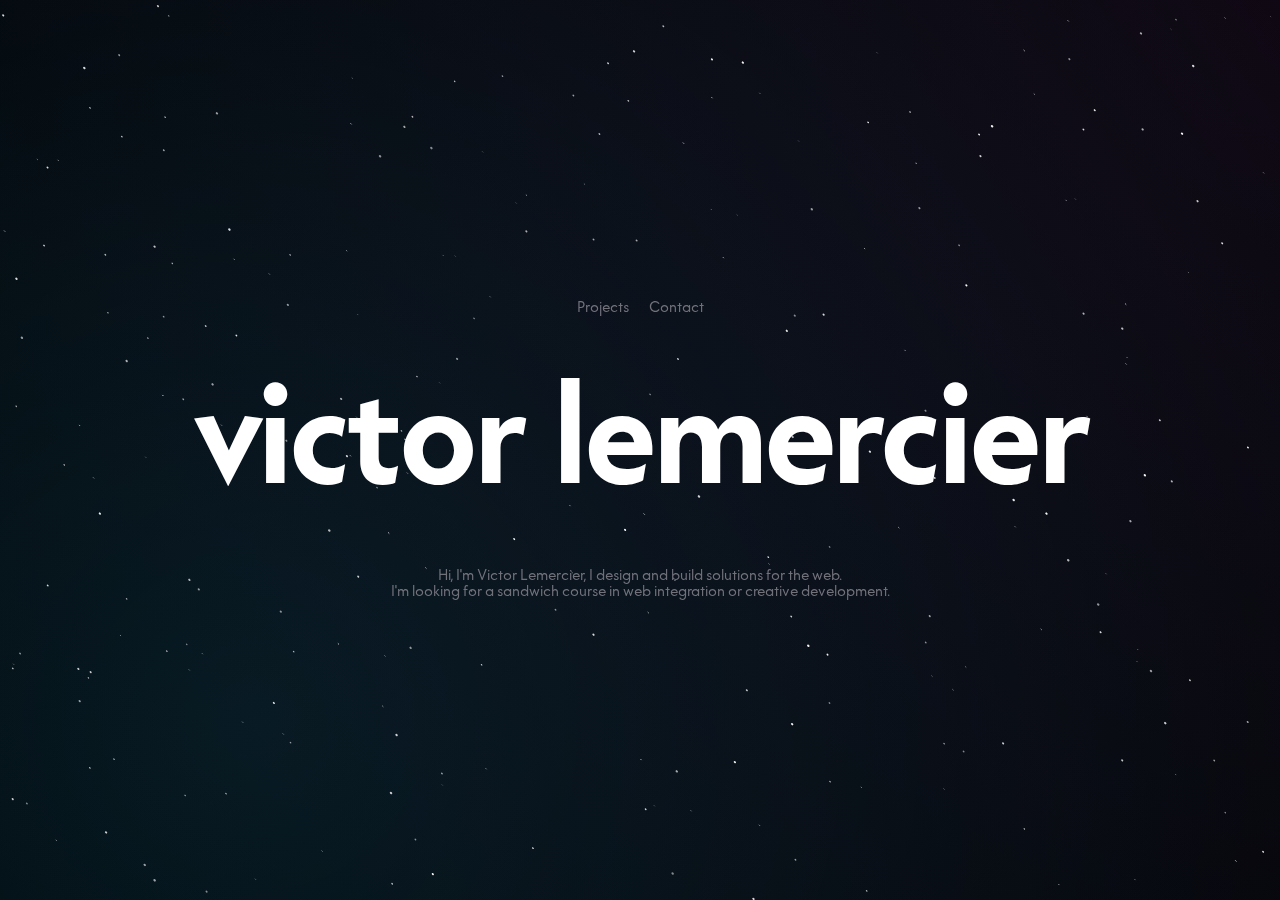
<file: index.html>
<!DOCTYPE html>
<html lang="en">

<head>
    <meta charset="UTF-8">
    <meta name="viewport" content="width=device-width, initial-scale=1.0">
    <title>Victor Lemercier</title>
    <link rel="icon" type="image/x-icon" href="/images/favicon.png">
    <link rel="stylesheet" href="css/normalize.css">
    <link rel="stylesheet" href="css/responsive-grid.css">
    <link rel="stylesheet" href="css/main.css">
</head>

<body>
    <main>
        <canvas>
        </canvas>
        <section class="accueil">
            <nav>
                <ul class="row">
                    <li><a href="projects.html">Projects</a></li>
                    <li><a href="contact.html">Contact</a></li>
                </ul>
            </nav>
            <h1>victor lemercier</h1>
            <p>Hi, I'm Victor Lemercier, I design and build solutions for the web. <br>
                I'm looking for a sandwich course in web integration or creative development.</p>
        </section>
    </main>
    <footer>
    </footer>
    <script src="./scripts/script.js"> </script>
</body>

</html>
</file>
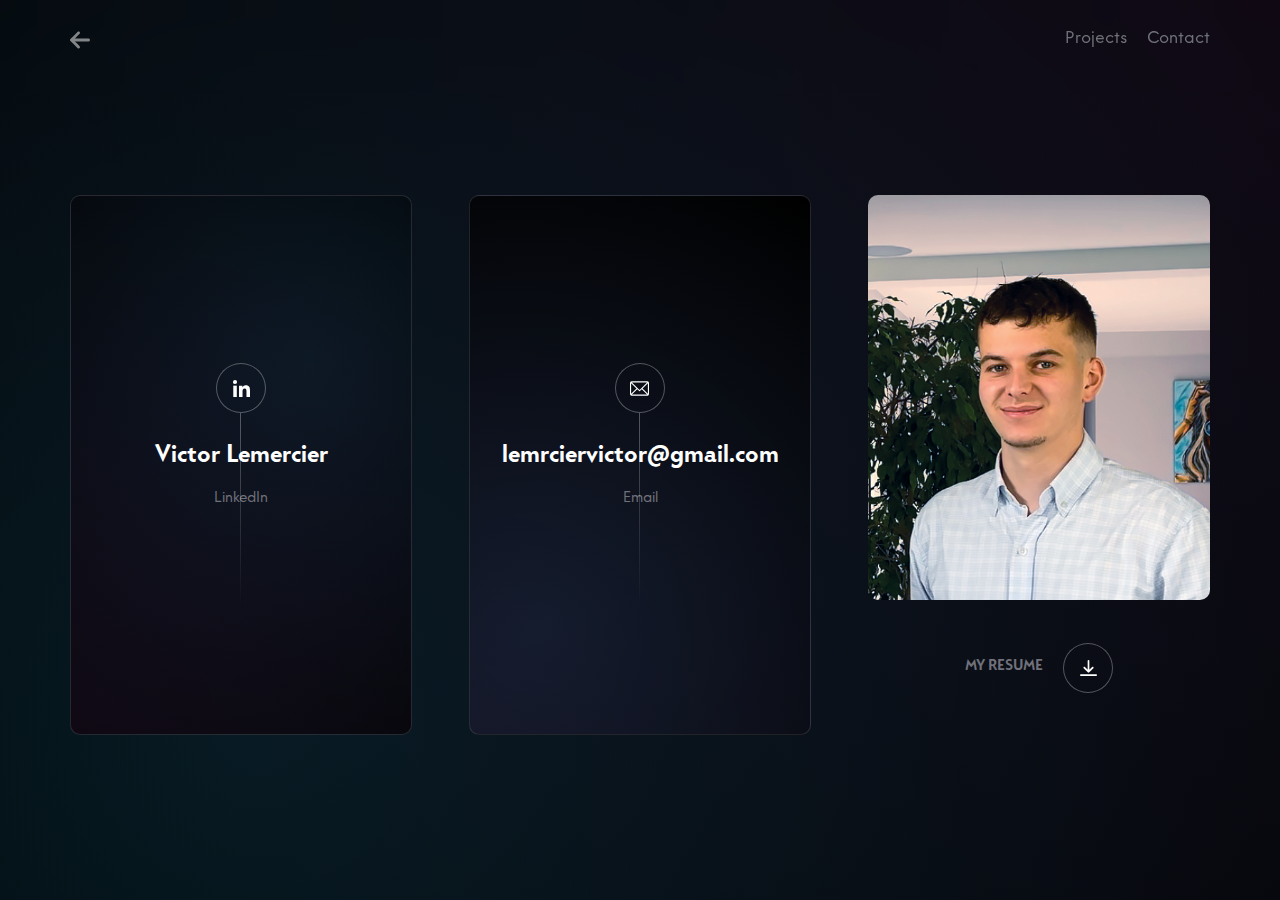
<file: contact.html>
<!DOCTYPE html>
<html lang="en">

<head>
    <meta charset="UTF-8">
    <meta name="viewport" content="width=device-width, initial-scale=1.0">
    <title>Victor Lemercier</title>
    <link rel="icon" type="image/x-icon" href="/images/favicon.png">
    <link rel="stylesheet" href="css/normalize.css">
    <link rel="stylesheet" href="css/responsive-grid.css">
    <link rel="stylesheet" href="css/main.css">
</head>

<body>
        <header>
            <div class="container row between" style="padding:0px;">
                <a href="index.html"><img src="./images/arrow.svg" alt="#"></a>
                <div class="row">
                    <nav>
                        <ul class="row">
                            <li><a href="projects.html">Projects</a></li>
                            <li><a href="contact.html">Contact</a></li>
                        </ul>
                    </nav>
                </div>
            </div>
        </header>
        <main>
            <div class="contact">
                <div class="row between container" style="padding:0px;">
                    <a href="https://www.linkedin.com/in/victor-lemercier/" target="_blank">
                        <div class="contact-linkedin" id="linkedin">
                            <div class="img-container" id="linkedin-image"></div>
                            <h2>Victor Lemercier</h2>
                            <p>LinkedIn</p>
                        </div>
                    </a>
                    <a href="mailto:lemrciervictor@gmail.com?subject=Prise de contact" target="_blank">
                        <div class="contact-email" id="email">
                            <div class="img-container" id="email-image"></div>
                            <h2>lemrciervictor@gmail.com</h2>
                            <p>Email</p>
                        </div>
                    </a>
                    <div class="contact-cv">
                        <div class="photoprofil"></div>
                        <div class="cv-content">
                            <a href="./images/CV2023VLPRO.pdf" id="cv" target="_blank">
                                <div class="cv row">
                                    <div class="img-cv-container" id="cv-image"></div>
                                    <p id="cv-p">my resume</p>
                                </div>
                            </a>
                        </div>
                    </div>
                </div>
            </div>
        </main>
    <script src="./scripts/contact.js"> </script>
</body>

</html>
</file>
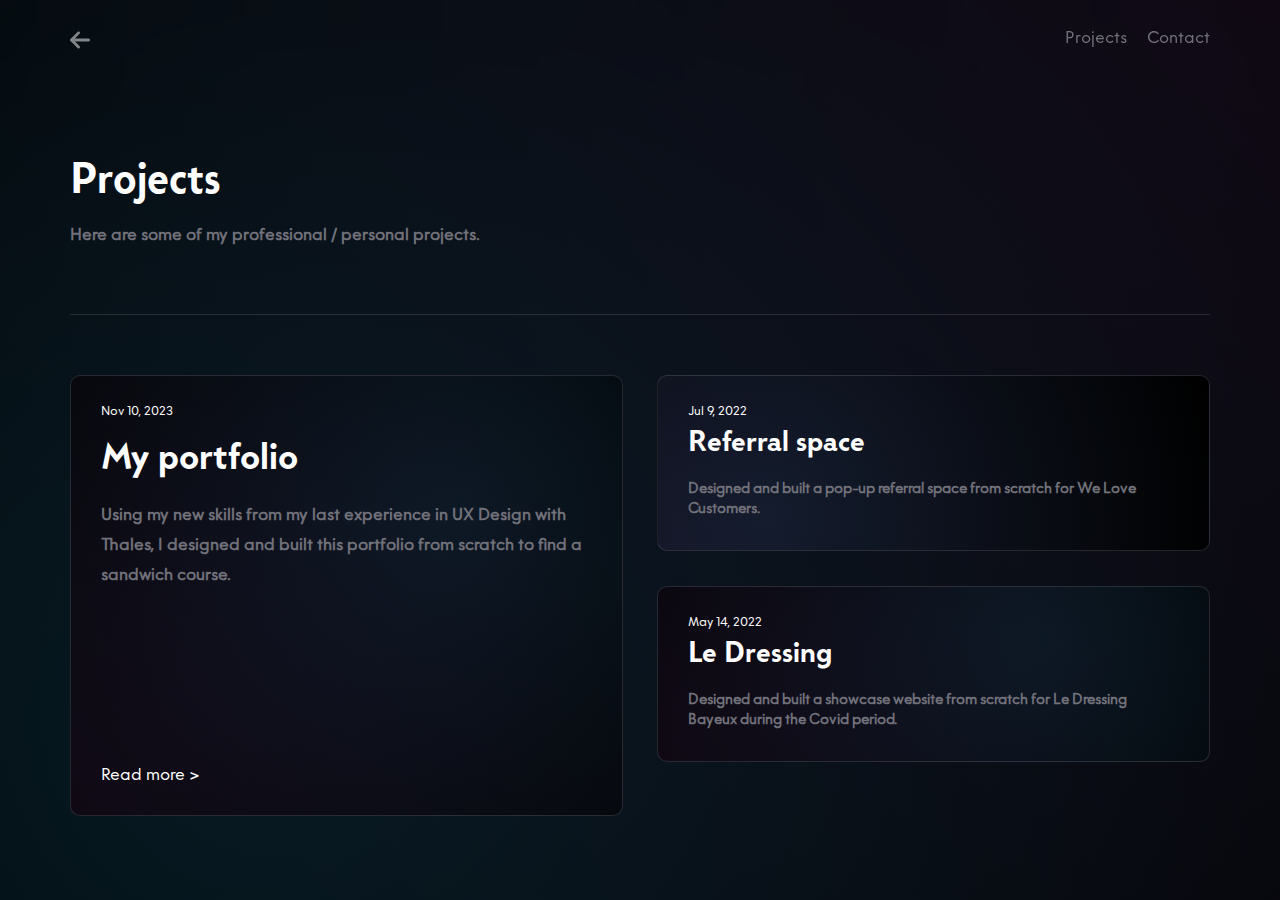
<file: projects.html>
<!DOCTYPE html>
<html lang="en">

<head>
    <meta charset="UTF-8">
    <meta name="viewport" content="width=device-width, initial-scale=1.0">
    <title>Victor Lemercier</title>
    <link rel="icon" type="image/x-icon" href="/images/favicon.png">
    <link rel="stylesheet" href="css/normalize.css">
    <link rel="stylesheet" href="css/responsive-grid.css">
    <link rel="stylesheet" href="css/main.css">
</head>

<body>
    <header id="nav">
        <div class="container row between" style="padding:0px;">
            <a href="index.html"><img src="./images/arrow.svg" alt="#"></a>
            <div class="row">
                <nav>
                    <ul class="row">
                        <li><a href="projects.html">Projects</a></li>
                        <li><a href="contact.html">Contact</a></li>
                    </ul>
                </nav>
            </div>
        </div>
    </header>
    <main>
        <div class="p-30">
            <div class="titleproject container">
                <h1>Projects</h1>
                <h6>Here are some of my professional / personal projects. </h6>
            </div>
            <div class="project">
                <div class="row between container" style="height: 100%;padding:0px;">
                    <div class="left-content-project">
                        <a href="./projets/portfolio.html">
                            <div class="left-big-project contact-linkedin" id="portfolioproject">
                                <div class="topbar-project row between">
                                    <p>Nov 10, 2023</p>
                                    <!-- <div class="row nbrvue">
                                        <img src="./images/oeil.svg" alt="vues">
                                        <p id="count">0</p>
                                    </div> -->
                                </div>
                                <h2>My portfolio</h2>
                                <h6 id="portfolioprojecth6">Using my new skills from my last experience in UX Design
                                    with Thales, I
                                    designed and built this portfolio from scratch to find a sandwich course.
                                </h6>
                                <div class="readmore">
                                    <p>Read more ></p>
                                </div>
                            </div>
                        </a>
                    </div>
                    <div class="right-little-projects">
                        <a href="/projets/referralspace.html">
                            <div class="top-little-project contact-email" id="sponsorproject">
                                <div class="topbar-project row between" style="margin-bottom:8px;">
                                    <p>Jul 9, 2022</p>
                                    <!-- <div class="row nbrvue">
                                        <img src="./images/oeil.svg" alt="vues">
                                        <p>0</p>
                                    </div> -->
                                </div>
                                <h2>Referral space</h2>
                                <h6 id="sponsorprojecth6">Designed and built a pop-up referral space from scratch for We
                                    Love
                                    Customers. </h6>
                            </div>
                        </a>
                        <a href="/projets/dressing.html">
                            <div class="bottom-little-project contact-linkedin" id="dressingproject">
                                <div class="topbar-project row between" style="margin-bottom:8px;">
                                    <p>May 14, 2022</p>
                                    <!-- <div class="row nbrvue">
                                        <img src="./images/oeil.svg" alt="vues">
                                        <p>0</p>
                                    </div> -->
                                </div>
                                <h2>Le Dressing</h2>
                                <h6 id="dressingprojecth6">Designed and built a showcase website from scratch for Le
                                    Dressing
                                    Bayeux during the Covid period. </h6>
                            </div>
                        </a>
                    </div>
                </div>
            </div>
        </div>
    </main>
    <footer>
    </footer>
    <script src="./scripts/project.js"> </script>
    <script src="./scripts/visiteportfolio.js"></script>
</body>

</html>
</file>
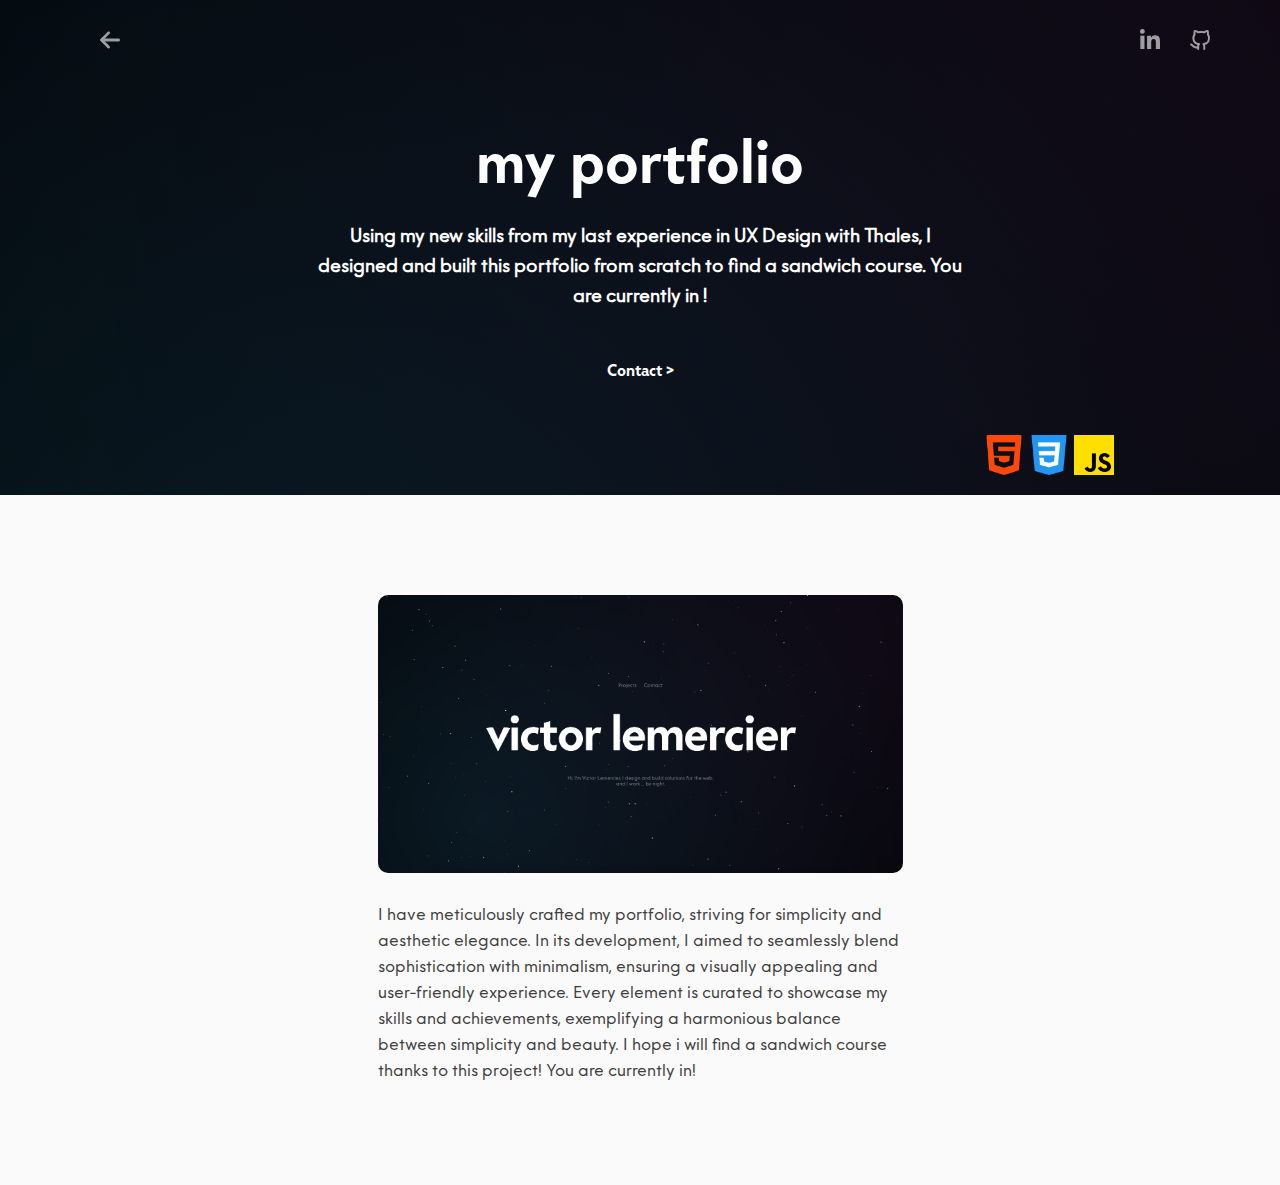
<file: projets/portfolio.html>
<!DOCTYPE html>
<html lang="en">

<head>
    <meta charset="UTF-8">
    <meta name="viewport" content="width=device-width, initial-scale=1.0">
    <title>Victor Lemercier</title>
    <link rel="icon" type="image/x-icon" href="/images/favicon.png">
    <link rel="stylesheet" href="../css/normalize.css">
    <link rel="stylesheet" href="../css/responsive-grid.css">
    <link rel="stylesheet" href="../css/main.css">
</head>

<body id="body">
        <div class="headerbar row between container">
            <a href="../projects.html"><img src="../images/arrow.svg" alt="accueil"></a>
            <div class="left-headerbar row">
                <!-- <div class="row">
                    <img src="../images/oeil.svg" alt="Vues">
                    <p style="margin-top:1px; margin-left:5px;" id="count">0</p>
                </div> -->
                <a href="https://www.linkedin.com/in/victor-lemercier/" target="_blank" style="margin-top:-1px;"><img
                        src="../images/Linkedin.svg" alt="LinkedIn"></a>
                <a href="https://github.com/Vlemrc/Portfolio" target="_blank"><img src="../images/github.svg" alt="Github"></a>
            </div>
        </div>
        <section class="header-project">
            <div class="container">
                <div class="project-header-content">
                    <h1>my portfolio</h1>
                    <h6>Using my new skills from my last experience in UX Design with Thales, I
                        designed and built this portfolio from scratch to find a sandwich course. You are
                        currently in !</h6>
                    <div class="header-project-btn row">
                        <a href="../contact.html" id="github">Contact ></a>
                        <!-- <a href="https://github.com/Vlemrc/Portfolio" target="_blank">GitHub ></a> -->
                    </div>
                </div>
                <div class="skills-use row">
                    <img src="../images/html-5.png" alt="html">
                    <img src="../images/css-3.png" alt="css">
                    <img src="../images/js.png" alt="js">
                </div>
            </div>
        </section>
        <section class="content-project">
            <div class="container">
                <a href="../index.html"><img src="../images/AccueilPortfolio.png" alt="Page d'accueil portfolio"></a>
                <p>I have meticulously crafted my portfolio, striving for simplicity and aesthetic elegance. In its development,
                I aimed to seamlessly blend sophistication with minimalism, ensuring a visually appealing and user-friendly experience.
                Every element is curated to showcase my skills and achievements, exemplifying a harmonious balance between
                simplicity and beauty. I hope i will find a sandwich course thanks to this project! You are currently in!</p>
            </div>
        </section>
    <script src="../scripts/portfolio.js"> </script>
    <script src="../scripts/visiteportfolio.js"></script>
</body>

</html>
</file>
<file: css/responsive-grid.css>
/* ---------
RESPONSIVE GRID
--------- */


/* === CONTAINERS === */

/* small - mobile */
.container {
    width: 100%;
    margin-right: auto;
    margin-left: auto;
    padding-right: 15px;
    padding-left: 15px;
  }
  
  /* medium - 768px - tablette */
  @media (min-width: 768px) {
    .container {
      max-width: 720px;
    }
  }
  
  /* xl - 1200px - widescreen */
  @media (min-width: 1200px) {
    .container {
      max-width: 1140px;
    }
  }

  /* conteneur liquide */
  .container-fluid {
    width: 100%;
    padding-right: 15px;
    padding-left: 15px;
    margin-right: auto;
    margin-left: auto;
  }

  /* === FLEX === */

  .row {
      display: flex ; 
      flex-wrap: wrap;
  }

  /* espaces colonnes */

  .around {
      justify-content: space-around;
  }

  .between {
      justify-content: space-between;
  }

  .evenly {
      justify-content: space-evenly;
  }

  .ai-center {
    align-items : center;
  }

  /* === COLONNES SMALL (2) === */

  .col-sm-1 {
    flex-basis: 41.866667%;
    width: 41.8666667%;
  }

  .col-sm-2 {
    flex-basis: 100%;
    width: 100%;
  }

  /* === COLONNES MEDIUM (12) === */

  @media (min-width:768px) {

  .col-md-1 {
    flex-basis: 4.166667%;
    width: 4.166667%;
  }

  .col-md-2 {
    flex-basis: 12.5%;
    max-width: 12.5%;
  }

  .col-md-3 {
    flex-basis: 20.833333%;
    width: 20.833333%;
  }

  .col-md-4 {
    flex-basis: 29.166667%;
    width: 29.166667%;
  }

  .col-md-5 {
    flex-basis: 37.5%;
    width: 37.5%;
  }

  .col-md-6 {
    flex-basis: 45.833333%;
    width: 45.833333%;
  }

  .col-md-7 {
    flex-basis: 54.166667%;
    width: 54.166667%;
  }

  .col-md-8 {
    flex-basis: 62.5%;
    max-width: 62.5%;
  }

  .col-md-9 {
    flex-basis: 70.833333%;
    width: 70.833333%;
  }

  .col-md-10 {
    flex-basis: 79.166667%;
    width: 79.166667%;
  }

  .col-md-11 {
    flex-basis: 87.5%;
    max-width: 87.5%;
  }

  .col-md-12 {
    flex-basis: 95.833333%;
    width: 95.833333%;
  }

}

/* === COLONNES XTRA-LARGE (12) === */

@media (min-width:1200px) {

  .col-xl-1 {
    flex-basis: 5.701754%;
    max-width: 5.701754%;
  }

  .col-xl-2 {
    flex-basis: 14.035088%;
    max-width: 14.035088%;
  }

  .col-xl-3 {
    flex-basis: 22.368421%;
    max-width: 22.368421%;
  }

  .col-xl-4 {
    flex-basis: 30.701754%;
    max-width: 30.701754%;
  }

  .col-xl-5 {
    flex-basis: 39.035088%;
    max-width: 39.035088%;
  }

  .col-xl-6 {
    flex-basis: 47.368421%;
    max-width: 47.368421%;
  }

  .col-xl-7 {
    flex-basis: 55.701754%;
    max-width: 55.701754%;
  }

  .col-xl-8 {
    flex-basis: 64.035088%;
    max-width: 64.035088%;
  }

  .col-xl-9 {
    flex-basis: 72.368421%;
    max-width: 72.368421%;
  }

  .col-xl-10 {
    flex-basis: 80.701754%;
    max-width: 80.701754%;
  }

  .col-xl-11 {
    flex-basis: 89.035088%;
    max-width: 89.035088%;
  }

  .col-xl-12 {
    flex-basis: 97.368421%;
    max-width: 97.368421%;
  }

}

/* === === */
</file>
<file: css/main.css>
/*  === ABSTRACTS === */

/* boites */
*,
*::before,
*::after {
    box-sizing: border-box;
}

/* clearfix */
.clearfix::after {
    content:'';
    clear: both;
    display: table;
}

/* images flexibles */
img {
    display:block;
    width:100%;
    height:auto;
    
}

* {
    font-family: 'Digital Sans';
    color: rgb(113, 113, 122);
}

a {
    text-decoration: none !important;
}

/* ======================================= */

/*  === VARIABLES === */

/*  === GRILLE === */

h1,h2,h3,h4,h5,h6,p {
    margin:0px;
}

/*  === TEXTES & POLICES === */

@font-face {
    font-family: 'Mack';
    src: url('../fonts/Mack-SemiBold.otf') format('opentype');
    font-weight: 600;
    font-style: normal;
}

@font-face {
    font-family: 'Digital Sans';
    src: url('../fonts/DigitalSans-Regular.otf') format('opentype');
    font-weight: 400;
    font-style: normal;
}

/*  === NAVIGATIONS === */

/*  === COMPOSANTS (formulaires, produits) === */

/*  === DIVERS === */

/* === Animation bg projets === */

@keyframes hovercontactemail {
    0% {
        background-image: radial-gradient(circle at bottom left, rgba(121, 68, 154, 0.13), transparent),
            radial-gradient(circle at 30% 70%, rgba(69, 178, 255, 0.13), transparent)
    }

    5% {
        background-image: radial-gradient(circle at bottom left, rgba(121, 68, 154, 0.13), transparent),
            radial-gradient(circle at 35% 65%, rgba(69, 178, 255, 0.13), transparent)
    }

    10% {
        background-image: radial-gradient(circle at bottom left, rgba(121, 68, 154, 0.13), transparent),
            radial-gradient(circle at 40% 60%, rgba(69, 178, 255, 0.13), transparent)
    }

    15% {
        background-image: radial-gradient(circle at bottom left, rgba(121, 68, 154, 0.13), transparent),
            radial-gradient(circle at 45% 55%, rgba(69, 178, 255, 0.13), transparent)
    }

    20% {
        background-image: radial-gradient(circle at bottom left, rgba(121, 68, 154, 0.13), transparent),
            radial-gradient(circle at 50% 50%, rgba(69, 178, 255, 0.13), transparent)
    }

    25% {
        background-image: radial-gradient(circle at bottom left, rgba(121, 68, 154, 0.13), transparent),
            radial-gradient(circle at 55% 45%, rgba(69, 178, 255, 0.13), transparent)
    }

    30% {
        background-image: radial-gradient(circle at bottom left, rgba(121, 68, 154, 0.13), transparent),
            radial-gradient(circle at 60% 40%, rgba(69, 178, 255, 0.13), transparent)
    }

    40% {
        background-image: radial-gradient(circle at bottom left, rgba(121, 68, 154, 0.13), transparent),
            radial-gradient(circle at 65% 35%, rgba(69, 178, 255, 0.13), transparent)
    }

    50% {
        background-image: radial-gradient(circle at bottom left, rgba(121, 68, 154, 0.13), transparent),
            radial-gradient(circle at 70% 30%, rgba(69, 178, 255, 0.13), transparent)
    }

    60% {
        background-image: radial-gradient(circle at bottom left, rgba(121, 68, 154, 0.13), transparent),
            radial-gradient(circle at 65% 35%, rgba(69, 178, 255, 0.13), transparent)
    }

    70% {
        background-image: radial-gradient(circle at bottom left, rgba(121, 68, 154, 0.13), transparent),
            radial-gradient(circle at 60% 40%, rgba(69, 178, 255, 0.13), transparent)
    }

    75% {
        background-image: radial-gradient(circle at bottom left, rgba(121, 68, 154, 0.13), transparent),
            radial-gradient(circle at 55% 45%, rgba(69, 178, 255, 0.13), transparent)
    }

    80% {
        background-image: radial-gradient(circle at bottom left, rgba(121, 68, 154, 0.13), transparent),
            radial-gradient(circle at 50% 50%, rgba(69, 178, 255, 0.13), transparent)
    }

    85% {
        background-image: radial-gradient(circle at bottom left, rgba(121, 68, 154, 0.13), transparent),
            radial-gradient(circle at 45% 55%, rgba(69, 178, 255, 0.13), transparent)
    }

    90% {
        background-image: radial-gradient(circle at bottom left, rgba(121, 68, 154, 0.13), transparent),
            radial-gradient(circle at 40% 60%, rgba(69, 178, 255, 0.13), transparent)
    }

    95% {
        background-image: radial-gradient(circle at bottom left, rgba(121, 68, 154, 0.13), transparent),
            radial-gradient(circle at 35% 65%, rgba(69, 178, 255, 0.13), transparent)
    }

    100% {
        background-image: radial-gradient(circle at bottom left, rgba(121, 68, 154, 0.13), transparent),
            radial-gradient(circle at 30% 70%, rgba(69, 178, 255, 0.13), transparent)
    }
}

@keyframes hovercontact {
    0% {
        background-image: radial-gradient(circle at bottom left, rgba(121, 68, 154, 0.13), transparent),
            radial-gradient(circle at 70% 30%, rgba(69, 178, 255, 0.13), transparent)
    }

    5% {
        background-image: radial-gradient(circle at bottom left, rgba(121, 68, 154, 0.13), transparent),
            radial-gradient(circle at 65% 35%, rgba(69, 178, 255, 0.13), transparent)
    }

    10% {
        background-image: radial-gradient(circle at bottom left, rgba(121, 68, 154, 0.13), transparent),
            radial-gradient(circle at 60% 40%, rgba(69, 178, 255, 0.13), transparent)
    }

    15% {
        background-image: radial-gradient(circle at bottom left, rgba(121, 68, 154, 0.13), transparent),
            radial-gradient(circle at 55% 45%, rgba(69, 178, 255, 0.13), transparent)
    }

    20% {
        background-image: radial-gradient(circle at bottom left, rgba(121, 68, 154, 0.13), transparent),
            radial-gradient(circle at 50% 50%, rgba(69, 178, 255, 0.13), transparent)
    }

    25% {
        background-image: radial-gradient(circle at bottom left, rgba(121, 68, 154, 0.13), transparent),
            radial-gradient(circle at 45% 55%, rgba(69, 178, 255, 0.13), transparent)
    }

    30% {
        background-image: radial-gradient(circle at bottom left, rgba(121, 68, 154, 0.13), transparent),
            radial-gradient(circle at 40% 60%, rgba(69, 178, 255, 0.13), transparent)
    }

    40% {
        background-image: radial-gradient(circle at bottom left, rgba(121, 68, 154, 0.13), transparent),
            radial-gradient(circle at 35% 65%, rgba(69, 178, 255, 0.13), transparent)
    }

    50% {
        background-image: radial-gradient(circle at bottom left, rgba(121, 68, 154, 0.13), transparent),
            radial-gradient(circle at 30% 70%, rgba(69, 178, 255, 0.13), transparent)
    }

    60% {
        background-image: radial-gradient(circle at bottom left, rgba(121, 68, 154, 0.13), transparent),
            radial-gradient(circle at 35% 65%, rgba(69, 178, 255, 0.13), transparent)
    }

    70% {
        background-image: radial-gradient(circle at bottom left, rgba(121, 68, 154, 0.13), transparent),
            radial-gradient(circle at 40% 60%, rgba(69, 178, 255, 0.13), transparent)
    }

    75% {
        background-image: radial-gradient(circle at bottom left, rgba(121, 68, 154, 0.13), transparent),
            radial-gradient(circle at 45% 55%, rgba(69, 178, 255, 0.13), transparent)
    }

    80% {
        background-image: radial-gradient(circle at bottom left, rgba(121, 68, 154, 0.13), transparent),
            radial-gradient(circle at 50% 50%, rgba(69, 178, 255, 0.13), transparent)
    }

    85% {
        background-image: radial-gradient(circle at bottom left, rgba(121, 68, 154, 0.13), transparent),
            radial-gradient(circle at 55% 45%, rgba(69, 178, 255, 0.13), transparent)
    }

    90% {
        background-image: radial-gradient(circle at bottom left, rgba(121, 68, 154, 0.13), transparent),
            radial-gradient(circle at 60% 40%, rgba(69, 178, 255, 0.13), transparent)
    }

    95% {
        background-image: radial-gradient(circle at bottom left, rgba(121, 68, 154, 0.13), transparent),
            radial-gradient(circle at 65% 35%, rgba(69, 178, 255, 0.13), transparent)
    }

    100% {
        background-image: radial-gradient(circle at bottom left, rgba(121, 68, 154, 0.13), transparent),
            radial-gradient(circle at 70% 30%, rgba(69, 178, 255, 0.13), transparent)
    }
}

@keyframes myAnim {
	0% {
        transform: scale(2, 2);
	}
    100% {
        transform: translateX(0%);
        transform-origin: 50% 50%;
    }
}

body {
    position:relative;
    width: 100%;
    height: 100vh;
    background-color: #000;
    background-image: radial-gradient(circle at top right, rgba(121, 68, 154, 0.13), transparent),
        radial-gradient(circle at 20% 80%, rgba(41, 196, 255, 0.13), transparent)
}

canvas {
    position: fixed;
    width: 100%;
    height: 100%;
}

canvas a {
    position: absolute;
    bottom: 2vmin;
    right: 2vmin;
    color: rgba(255, 255, 255, 0.2);
    text-decoration: none;
}

canvas a:hover {
    color: #fff;
}

/* ======================================= */

/*  === BODY === */ 

.accueil {
    display:flex;
    align-items: center;
    justify-content: center;
    flex-direction: column;
    width:100vw;
    height:100vh;
    z-index:1;
    position:absolute;
}

.accueil h1 {
    font-size:140px;
    margin:40px 0px;
    color:#FFFFFF;
    margin-top:50px;
    font-family: 'Mack';
    letter-spacing: -0.03em;
    animation-duration: 2s;
    animation-name: myAnim;
    text-align: center;
}

.accueil nav ul li a {
    padding:0px 10px;
    font-size:14px;
    cursor: pointer;
}

.accueil nav ul li a:hover {
    color:#ffffff;
    transition: all 0.5s ease-in-out;
}

.accueil p {
    text-align: center;
    font-size: 14px;
}

/* ============================================================= */

/*  === HEADER === */

header {
    padding:30px 0px;
    height:10vh;
    backdrop-filter: blur(10px);
    -webkit-backdrop-filter: blur(10px);
}

header img {
    height:20px;
    width:20px;
    opacity: 50%;
    cursor:pointer;
    transition: all 0.3s ease-in-out;
}

header img:hover {
    opacity: 90%;
}

header nav a {
    margin-left:20px;
}

header nav a:hover {
    color: #fff;
    transition: all 0.3s ease-in-out;
    opacity:90%;
}

.titleproject {
    display: flex;
    flex-direction: column;
    justify-content: center;
    height:25vh;
    border-bottom:1px solid rgb(113, 113, 122, 0.3);
    padding:0px;
}

.titleproject h1{
    color:#fff;
    font-family: 'Mack';
    padding-bottom:20px;
    font-size:42px;
}

.titleproject h6 {
    font-size:16px;
}

.project {
    height:65vh;
    padding:60px 0px;
}

.left-content-project a {
    height:100%;
}

.left-big-project {
    min-width: 48%;
    height:49vh;
    border: 1px solid rgb(113, 113, 122, 0.3);
    border-radius: 10px;
    background-color: #000;
    color: #fff;
    padding:30px;
    position: relative;
}

.left-big-project h6 {
    font-size:16px;
    line-height: 30px;
}

.right-little-projects h6 {
    font-size:14px;
    line-height: 20px;
}

.topbar-project {
    margin-bottom:20px;
    font-size:12px;
}

.topbar-project p {
    color:#fff;
}

.nbrvue {
    align-items: center;
}

.nbrvue p {
    color:unset !important;
    margin-left:5px;
}

.nbrvue img {
    height:15px;
    width:15px;
    opacity:60%;
}

.left-big-project h2 {
    font-family: 'Mack';
    color:#fff;
    font-size:36px;
    margin-bottom:20px;
}

.left-big-project .readmore p {
    position:absolute;
    bottom:30px;
    left:30px;
    color:#fff;
}

.top-little-project {
    border: 1px solid rgb(113, 113, 122, 0.3);
    border-radius: 10px;
    background-color: #000;
    color: #fff;
    padding: 30px;
    position: relative;
    margin-bottom:35px;
}

.right-little-projects {
    min-height: 100%;
    width:48.5%;
}

.right-little-projects a{
    min-height: 100%;
}


.left-content-project {
    height:100%;
    width:48.5%;
}

.right-little-projects h2 {
    font-family: 'Mack';
    color: #fff;
    font-size: 28px;
    margin-bottom: 20px;
}

.top-little-project .readmore p {
    position: absolute;
    bottom: 30px;
    left: 30px;
    color: #fff;
}

.bottom-little-project {
    border: 1px solid rgb(113, 113, 122, 0.3);
    border-radius: 10px;
    background-color: #000;
    color: #fff;
    padding: 30px;
}

/* === CONTACT === */

.contact {
    display:flex;
    justify-content: center;
    align-items: center;
    width:100vw;
    height:90vh;
    margin-top:-30px;
}

.contact img {
    width:23vw;
    height:60vh;
    border-radius: 10px;
}

.contact .contact-linkedin,
.contact .contact-email,
.contact .photoprofil {
    width: 100%;
    height:60vh;
    border:1px solid rgb(113, 113, 122, 0.3);
    border-radius:10px;
    background-color: #000;
    color:#fff;
    display: flex;
    flex-direction: column;
    justify-content: center;
    align-items: center;
}

.contact-cv {
    width:30%;
}

.contact a {
    width:30%;
}

.cv-content a {
    width: unset;
}

.contact-email {
    background-image: radial-gradient(circle at bottom left, rgba(121, 68, 154, 0.13), transparent),
        radial-gradient(circle at 20% 80%, rgba(69, 178, 255, 0.13), transparent)
}

.contact-linkedin {
    background-image: radial-gradient(circle at bottom left, rgba(121, 68, 154, 0.13), transparent),
            radial-gradient(circle at 70% 30%, rgba(69, 178, 255, 0.13), transparent)
}

.newbg {
    background-image: radial-gradient(circle at bottom left, rgba(121, 68, 154, 0.13), transparent),
            radial-gradient(circle at 30% 70%, rgba(69, 178, 255, 0.13), transparent)
}

.photoprofil {
    background: transparent url(../images/PProfil.png) no-repeat center center /cover;
    height: 45vh !important;
    border:unset !important;
}

.img-container {
    height:50px;
    width:50px;
    border-radius:50%;
    background-color: #0d021e;
    border:1px solid rgba(255, 255, 255, 0.3) ;
    position: relative;
    margin-bottom:30px;
    margin-top:-60px;
}

.img-container::after {
    content: "";
    position: absolute;
    height:1px;
    width:15vw;
    background: linear-gradient(to right, rgba(255, 255, 255, 0.3), rgba(255, 255, 255, 0));
    top:102%;
    left:50%;
    transform-origin: top left;
    transform: rotate(90deg);
}

.contact-email .img-container {
    background: transparent url(../images/email.svg) no-repeat center center;
    background-size: 40%;
}

.contact-linkedin .img-container {
    background: transparent url(../images/Linkedin.svg) no-repeat center center;
    background-size: 35%;
}

.contact h2 {
    font-size:24px;
    font-family: "Mack";
    color:#fff;
    margin-bottom:20px;
}

.contact p {
    font-size:14px;
}

.animationhovercontact {
    animation-duration: 0.5s;
    animation-name: hovercontact;
}

.animationhovercontactemail {
    animation-duration: 0.5s;
    animation-name: hovercontactemail;
}

.cv-content {
    height:15vh;
    display: flex;
    align-items: center;
    justify-content: center;
}

.cv {
    align-items: center;
    flex-direction: row-reverse;
}

.cv p {
    margin-right: 10px;
    text-transform: uppercase;
    font-family: 'Mack';
}

.img-cv-container {
    height: 50px;
    width: 50px;
    border-radius: 50%;
    background-color: #0d021e;
    border: 1px solid rgba(255, 255, 255, 0.3);
    position: relative;
    margin-left: 10px;
}

.contact-cv .img-cv-container {
    background: transparent url(../images/Download.svg) no-repeat center center;
    background-size: 35%;
}

@media (max-width:768px) {
    header {
        padding:30px 30px;
        height:unset;
    }
    .contact-cv {
            flex-basis: 100%;
            min-width: 100%;
        }
    .photoprofil, .contact-email, .contact-linkedin, .contact a {
        width:100% !important;
    }
    .contact {
        height:90vh;
        margin-top:0px;
        padding:0px 30px;
    }
    .contact-linkedin, .contact-email {
        height:25vh !important;
        margin-bottom:30px;
    }
    .img-container {
        margin-top:0px;
    }
    .cv {
        justify-content: center;
    }
    .contact-cv {
        display: flex;
        flex-direction: column-reverse;
    }
    .photoprofil {
        display: none !important;
    }
    .cv-content {
        margin-top:-20px;
    }

    /* PROJECT */

    .left-content-project {
        width:100%;
        height:unset;
    }
    .left-big-project, .top-little-project, .bottom-little-project {
        height: unset !important;
    }
    .readmore {
        display:none;
    }
    .project {
        margin-top:40px;
        padding-top:0px;
    }
    .titleproject {
        height:unset;
        padding-bottom:40px;
    }
    .titleproject h1 {
        font-size:32px;
    }
    .p-30 {
        padding:0px 30px;
    }
    .right-little-projects {
        width:100%;
    }

    /* CONTACT */



    /* ACCUEIL */

    .accueil h1 {
        font-size:42px;
        margin:30px 0px;
    }
    .accueil p {
        font-size:14px;
        padding:0px 60px;
    }
    .accueil nav ul li a {
        font-size:16px;
    }

    /* NAVIGATION */

    .fixed-nav #nav {
        position: fixed;
        border-bottom: 1px solid rgb(113, 113, 122, 0.3);
        width: 100vw;
        z-index: 2;
    }
        .fixed-nav #nav::before {
            -webkit-backdrop-filter: blur(10px);
            backdrop-filter: blur(10px);
            content: "";
            display: block;
            position: absolute;
            top: 0;
            left: 0;
            width: 100%;
            height: 100%;
        }
        nav {
            z-index:2;
        }
}

@media (min-width:768px) and (max-width:1200px) {
    .contact h2 {
        font-size:16px;
    }
}

/* PROJECTS - PAGE */

.header-project {
    height:45vh;
    display: flex;
    align-items: center;
}

.headerbar img {
    height:20px;
    width:20px;
    opacity:60%;
    margin-left:30px;
}

.headerbar img:hover {
    opacity:100%;
    transition: all 0.3s ease-in-out;
}

.headerbar {
    padding:30px 0px;
    height:10vh;
}

.project-header-content {
    text-align: center;
    display: flex;
    justify-content: center;
    align-items: center;
    flex-direction: column;
    margin-top:-70px;
}

.header-project h1 {
    color:#fff;
    font-family: 'Mack';
    font-size:60px;
}

.header-project h6 {
    font-size:18px;
    color: #fff;
    padding:20px 230px;
    line-height: 30px;
    padding-bottom:50px;
}

.header-project a {
    color:#fff;
    font-family: 'mack';
}

.content-project {
    background-color: rgb(250 250 250);
    padding:100px;
}

.content-project img {
    width:50%;
    border-radius:10px;
    margin:auto;
    margin-bottom:30px;
}

.content-project p {
    width:50%;
    margin: auto;
    line-height:26px;
    color:#3e3e3e;
}

.content-project video {
    width:50%;
    margin:auto;
    margin-bottom:30px;
    border-radius:10px;
}

.mep-video {
    display: flex;
    flex-direction: column;
    align-items: center;
}

.header-project {
    position: relative;
}

.skills-use {
    position:absolute;
    bottom:20px;
    right:13%;
}

.skills-use img {
    height:40px;
    width:40px;
    margin-left:5px;
}

.header-project-btn a {
    margin:0px 5px;
}

/* AJUSTEMENTS RESPONSIVE PAGE PROJETS */

@media (max-width:768px) {
    .left-headerbar {
        padding-right:30px;
    }
    .header-project h6 {
        padding:20px;
    }
    .header-project h1 {
        font-size:36px;
    }
    .content-project p {
        width:100%;
    }
    .content-project {
        padding:30px;
    }
    .content-project img, .content-project video {
        width:100%;
    }
    .skills-use img {
        height: 25px;
        width: 25px;
        margin-left: 5px;
    }
}

/* ======================================= */
</file>
